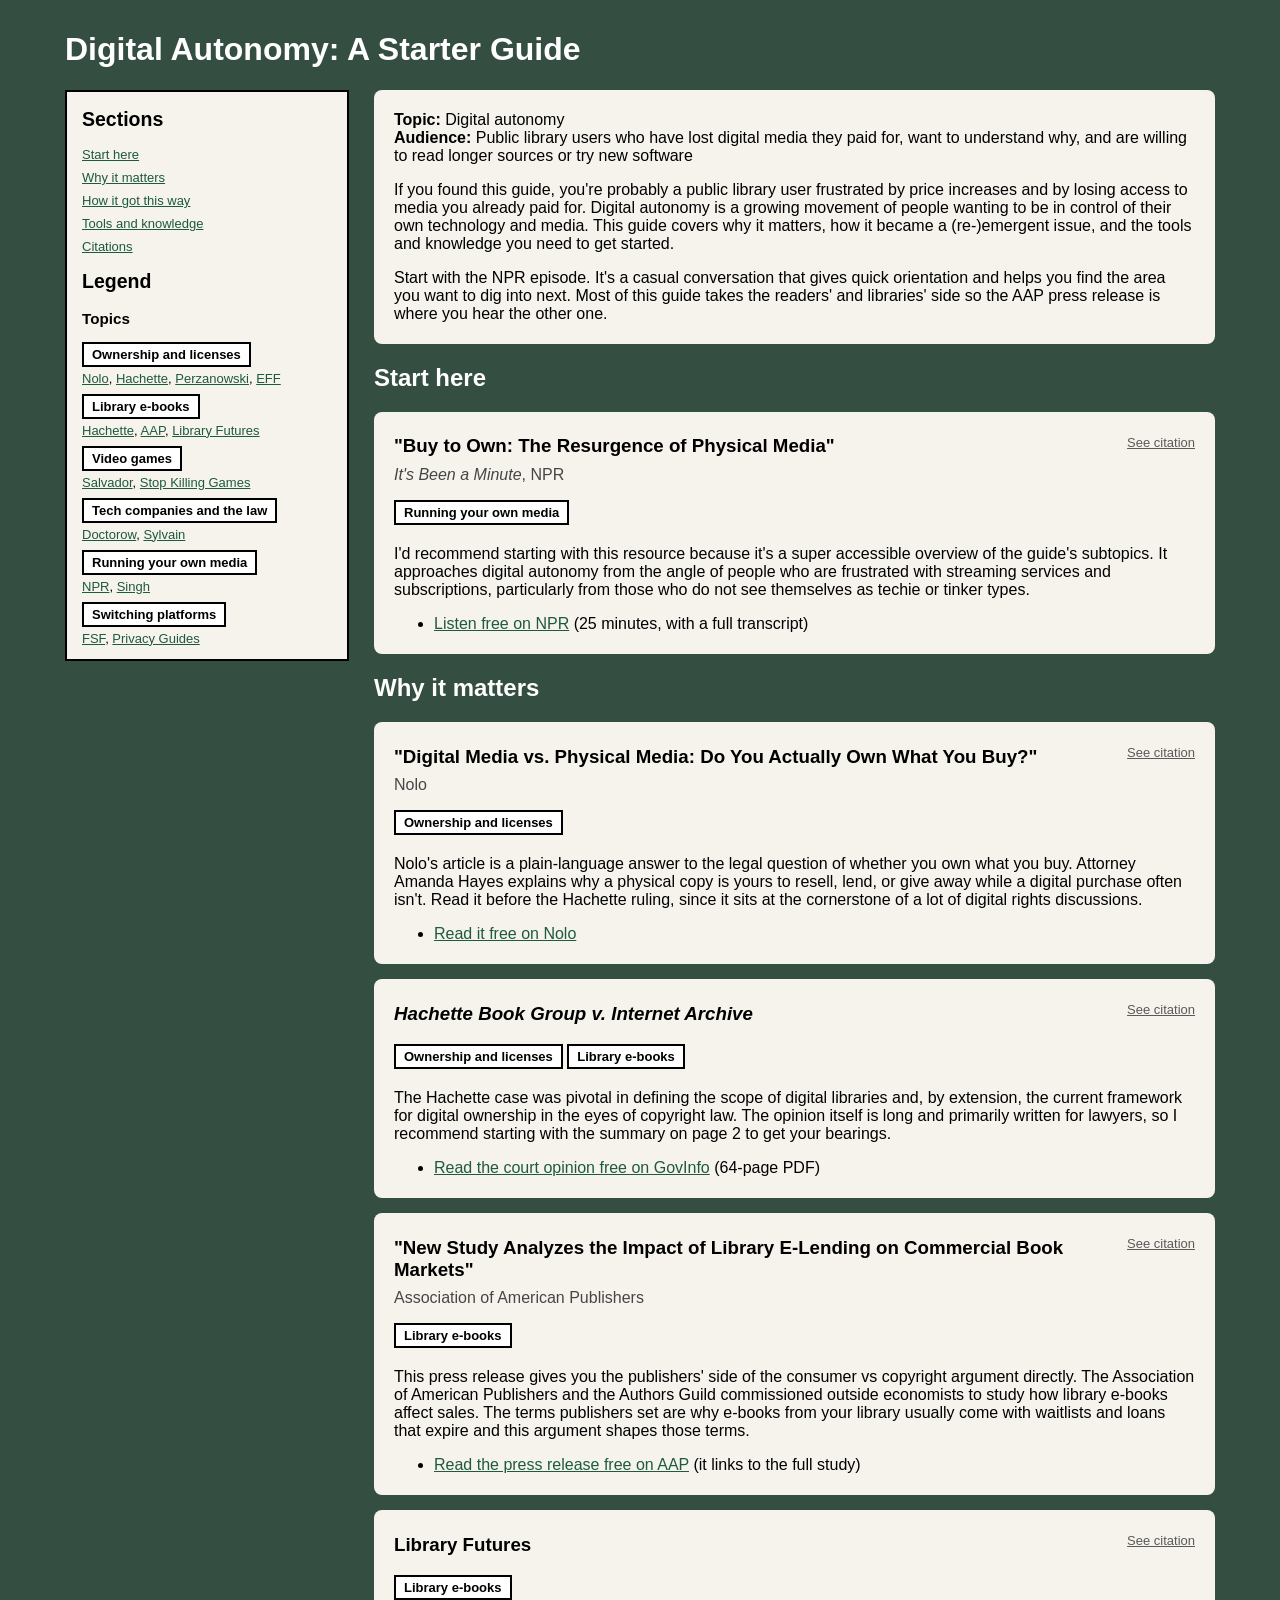
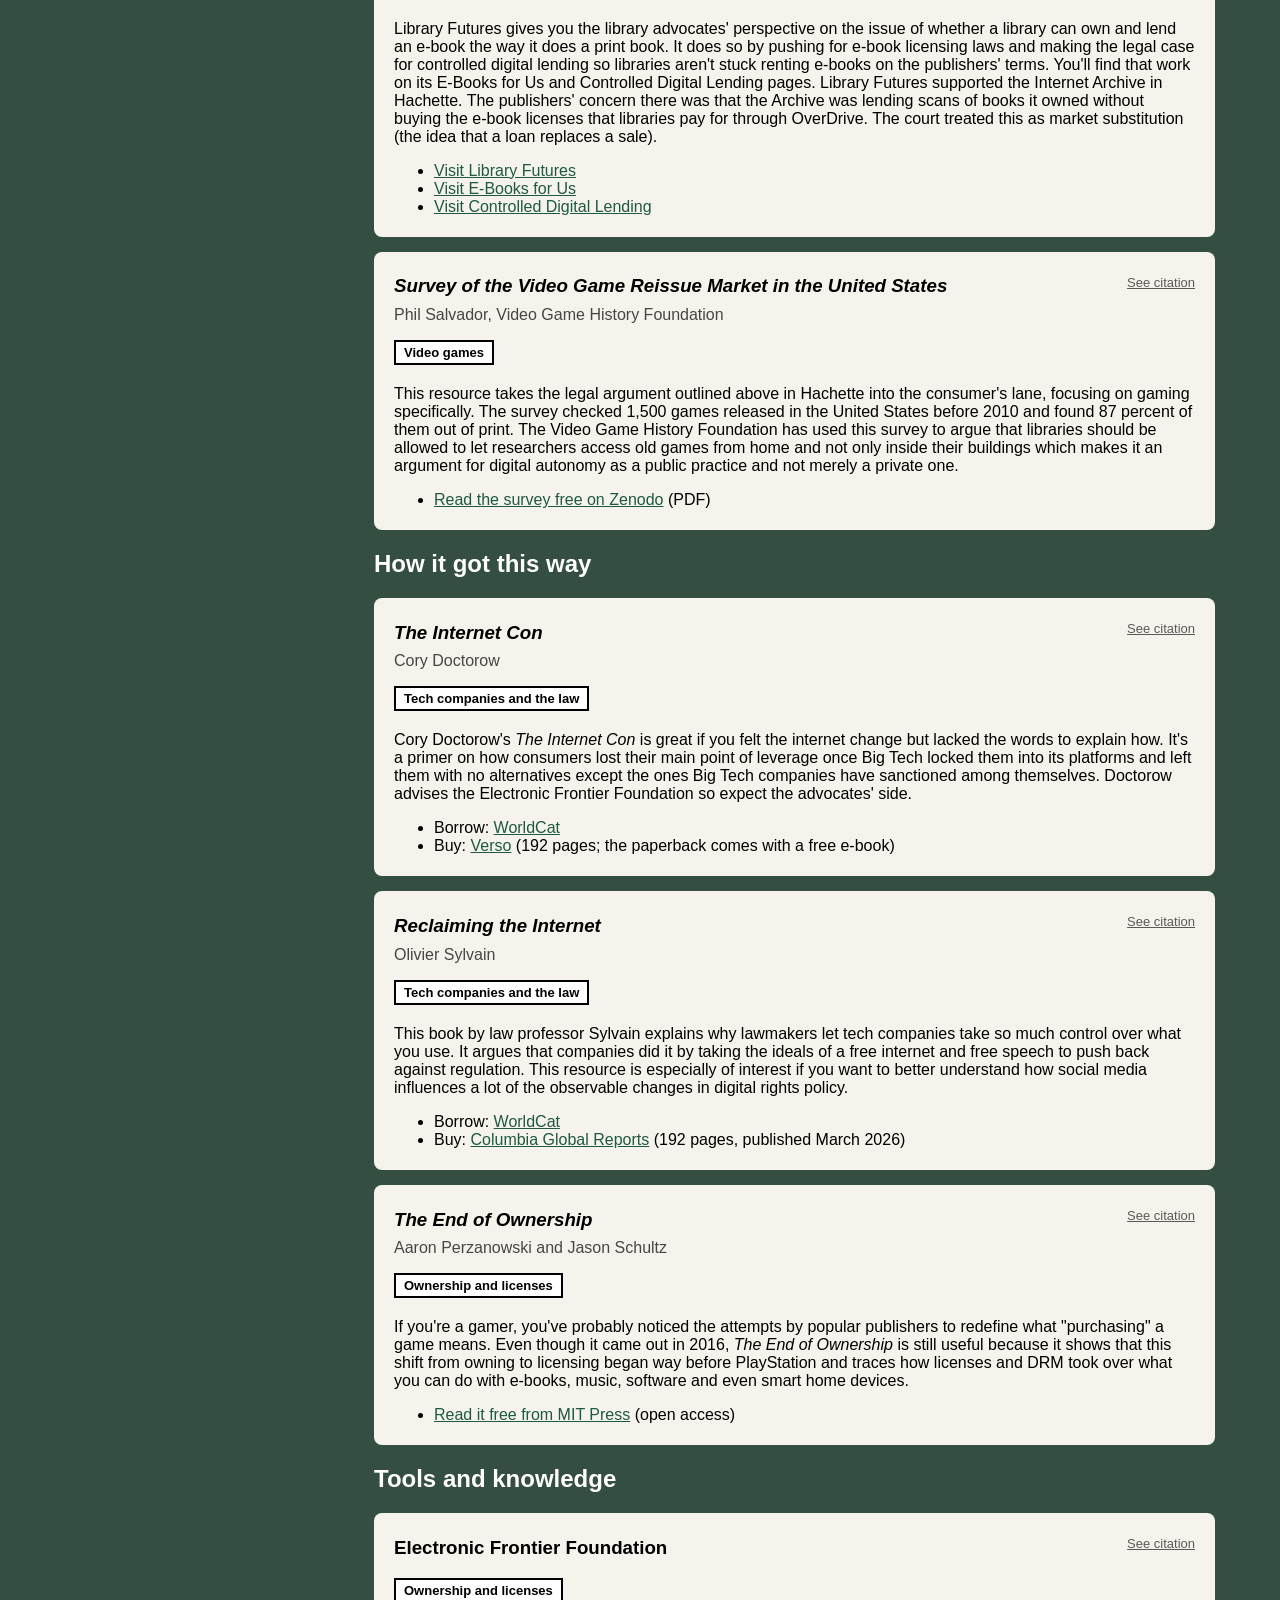
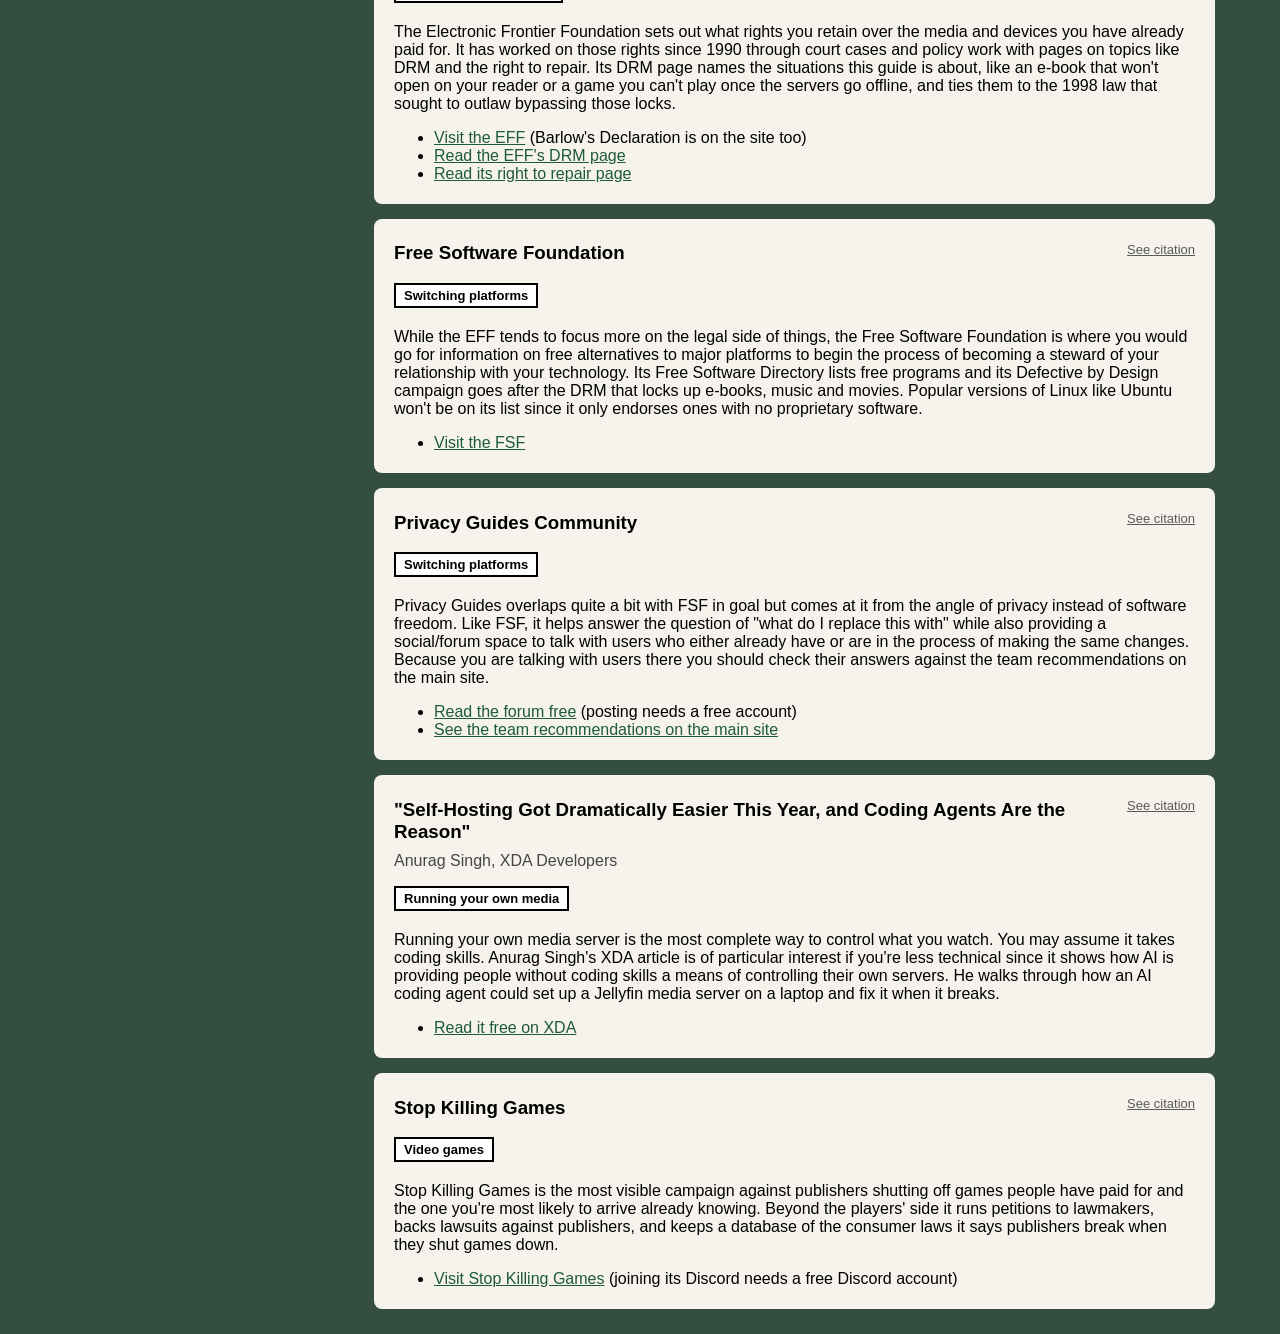
<file: index.html>
<!DOCTYPE html>
<html lang="en-US">
  <head>
    <meta charset="utf-8" />
    <meta http-equiv="refresh" content="0; url=reference-guide.html" />
    <title>Digital Autonomy Guide</title>
  </head>
  <body>
    <p><a href="reference-guide.html">Go to the Digital Autonomy guide</a></p>
  </body>
</html>
</file>
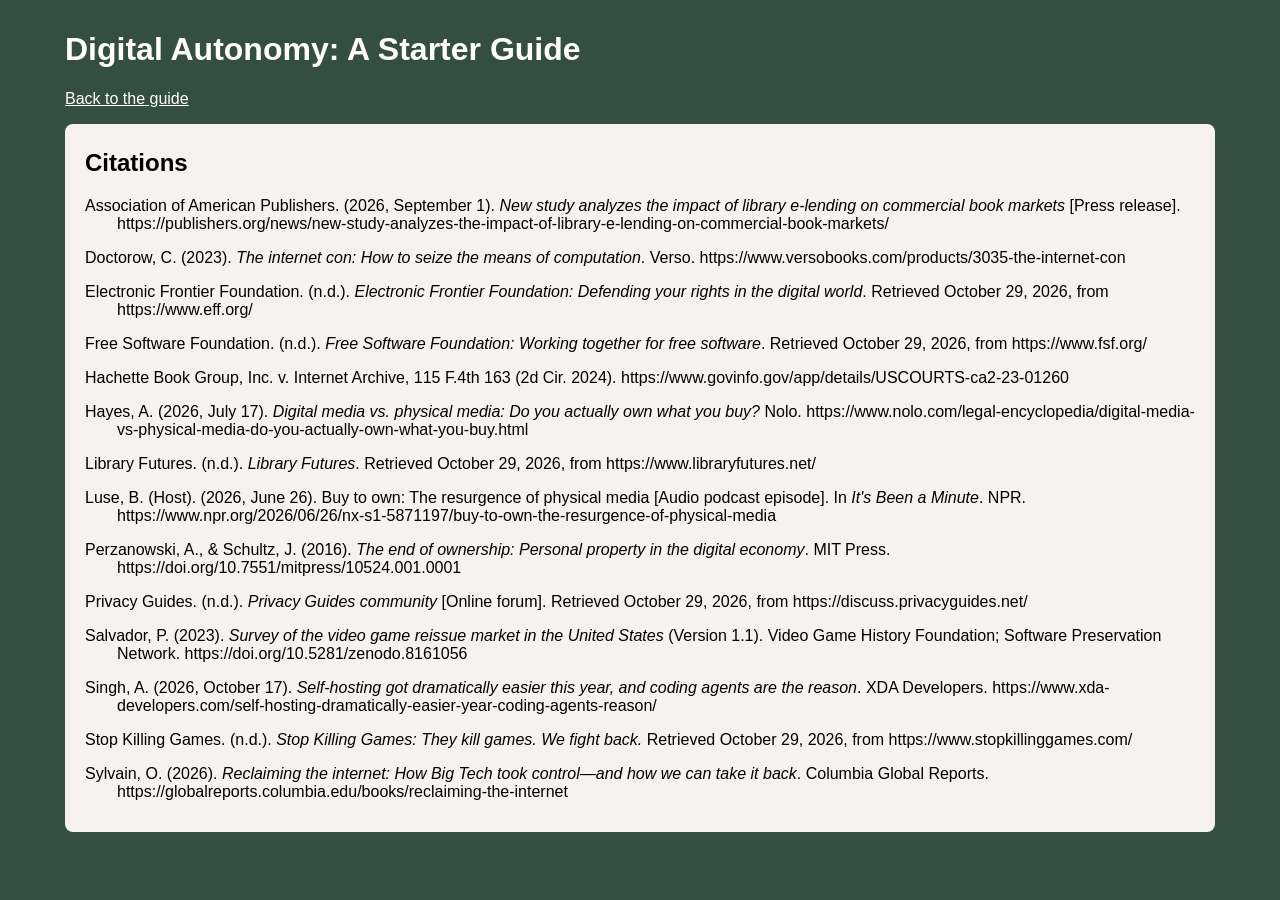
<file: citations.html>
<!DOCTYPE html>
<!-- Made for LIS 702, Fall 2026 -->
<html lang="en-US">
  <head>
    <meta charset="utf-8" />
    <meta name="viewport" content="width=device-width, initial-scale=1" />
    <title>Digital Autonomy Guide: Citations</title>
    <link rel="stylesheet" href="guide.css" />
  </head>
  <body>
    <header>
        <h1>Digital Autonomy: A Starter Guide</h1>
    </header>
    <main class="citations-page">
        <p class="back"><a href="reference-guide.html">Back to the guide</a></p>
        <section class="citations">
            <h2>Citations</h2>
            <p id="cite-aap">Association of American Publishers. (2026, September 1). <em>New study analyzes the impact of library e-lending on commercial book markets</em> [Press release]. https://publishers.org/news/new-study-analyzes-the-impact-of-library-e-lending-on-commercial-book-markets/</p>
            <p id="cite-doctorow">Doctorow, C. (2023). <em>The internet con: How to seize the means of computation</em>. Verso. https://www.versobooks.com/products/3035-the-internet-con</p>
            <p id="cite-eff">Electronic Frontier Foundation. (n.d.). <em>Electronic Frontier Foundation: Defending your rights in the digital world</em>. Retrieved October 29, 2026, from https://www.eff.org/</p>
            <p id="cite-fsf">Free Software Foundation. (n.d.). <em>Free Software Foundation: Working together for free software</em>. Retrieved October 29, 2026, from https://www.fsf.org/</p>
            <p id="cite-hachette">Hachette Book Group, Inc. v. Internet Archive, 115 F.4th 163 (2d Cir. 2024). https://www.govinfo.gov/app/details/USCOURTS-ca2-23-01260</p>
            <p id="cite-nolo">Hayes, A. (2026, July 17). <em>Digital media vs. physical media: Do you actually own what you buy?</em> Nolo. https://www.nolo.com/legal-encyclopedia/digital-media-vs-physical-media-do-you-actually-own-what-you-buy.html</p>
            <p id="cite-library-futures">Library Futures. (n.d.). <em>Library Futures</em>. Retrieved October 29, 2026, from https://www.libraryfutures.net/</p>
            <p id="cite-npr">Luse, B. (Host). (2026, June 26). Buy to own: The resurgence of physical media [Audio podcast episode]. In <em>It's Been a Minute</em>. NPR. https://www.npr.org/2026/06/26/nx-s1-5871197/buy-to-own-the-resurgence-of-physical-media</p>
            <p id="cite-perzanowski">Perzanowski, A., &amp; Schultz, J. (2016). <em>The end of ownership: Personal property in the digital economy</em>. MIT Press. https://doi.org/10.7551/mitpress/10524.001.0001</p>
            <p id="cite-privacy-guides">Privacy Guides. (n.d.). <em>Privacy Guides community</em> [Online forum]. Retrieved October 29, 2026, from https://discuss.privacyguides.net/</p>
            <p id="cite-salvador">Salvador, P. (2023). <em>Survey of the video game reissue market in the United States</em> (Version 1.1). Video Game History Foundation; Software Preservation Network. https://doi.org/10.5281/zenodo.8161056</p>
            <p id="cite-singh">Singh, A. (2026, October 17). <em>Self-hosting got dramatically easier this year, and coding agents are the reason</em>. XDA Developers. https://www.xda-developers.com/self-hosting-dramatically-easier-year-coding-agents-reason/</p>
            <p id="cite-stop-killing-games">Stop Killing Games. (n.d.). <em>Stop Killing Games: They kill games. We fight back.</em> Retrieved October 29, 2026, from https://www.stopkillinggames.com/</p>
            <p id="cite-sylvain">Sylvain, O. (2026). <em>Reclaiming the internet: How Big Tech took control—and how we can take it back</em>. Columbia Global Reports. https://globalreports.columbia.edu/books/reclaiming-the-internet</p>
        </section>
    </main>
  </body>
</html>
</file>
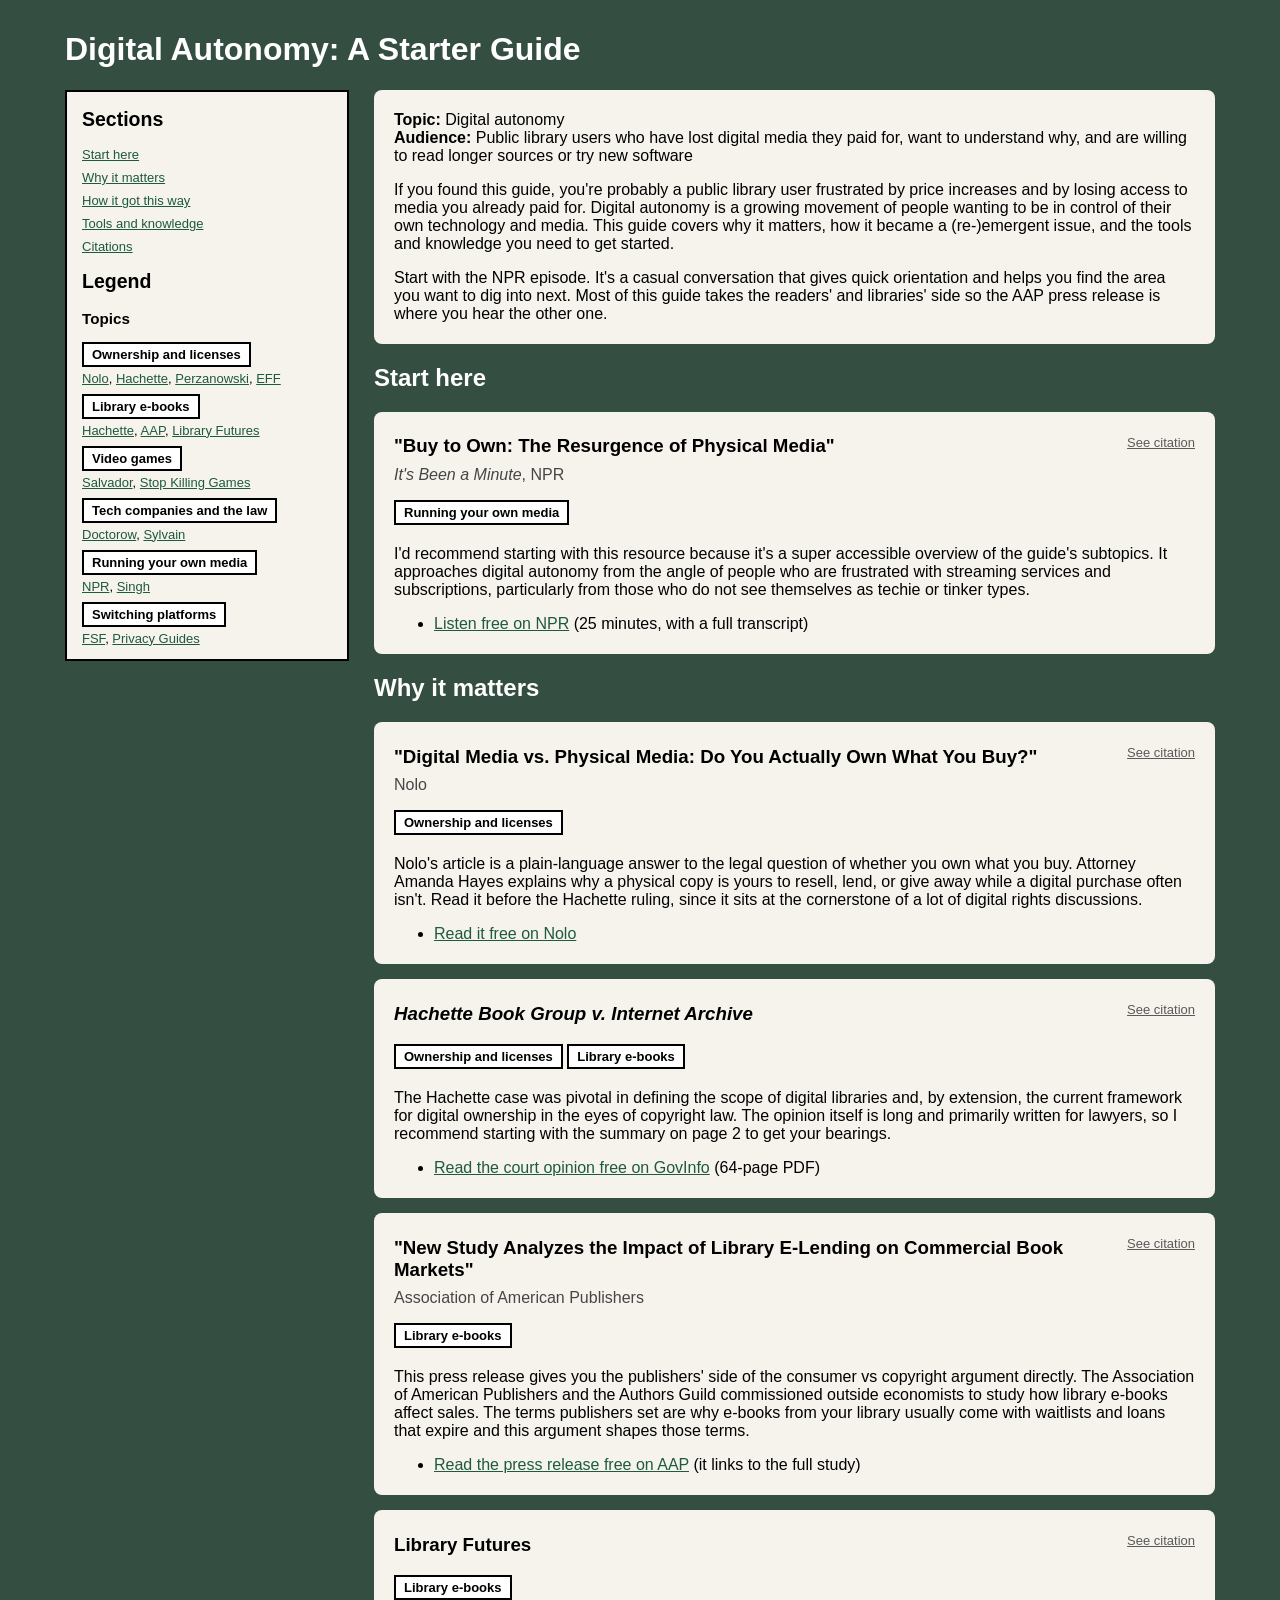
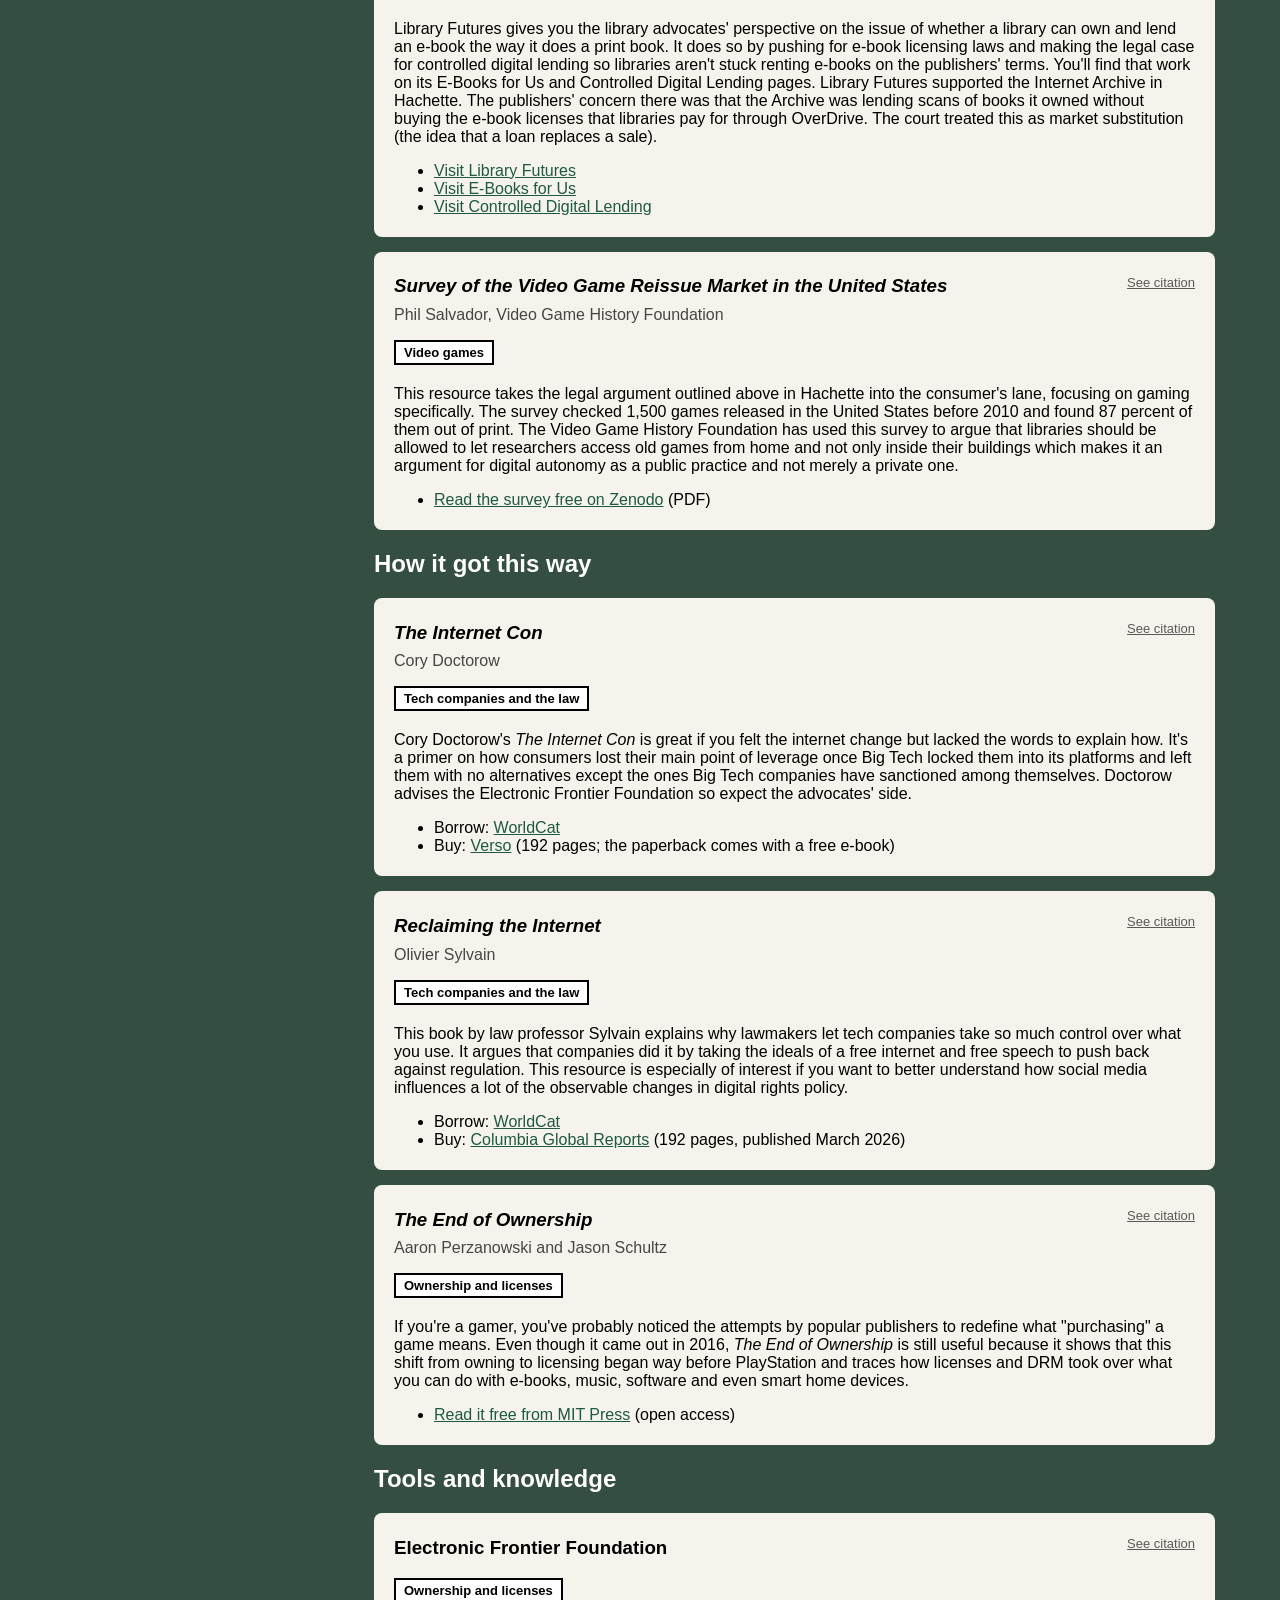
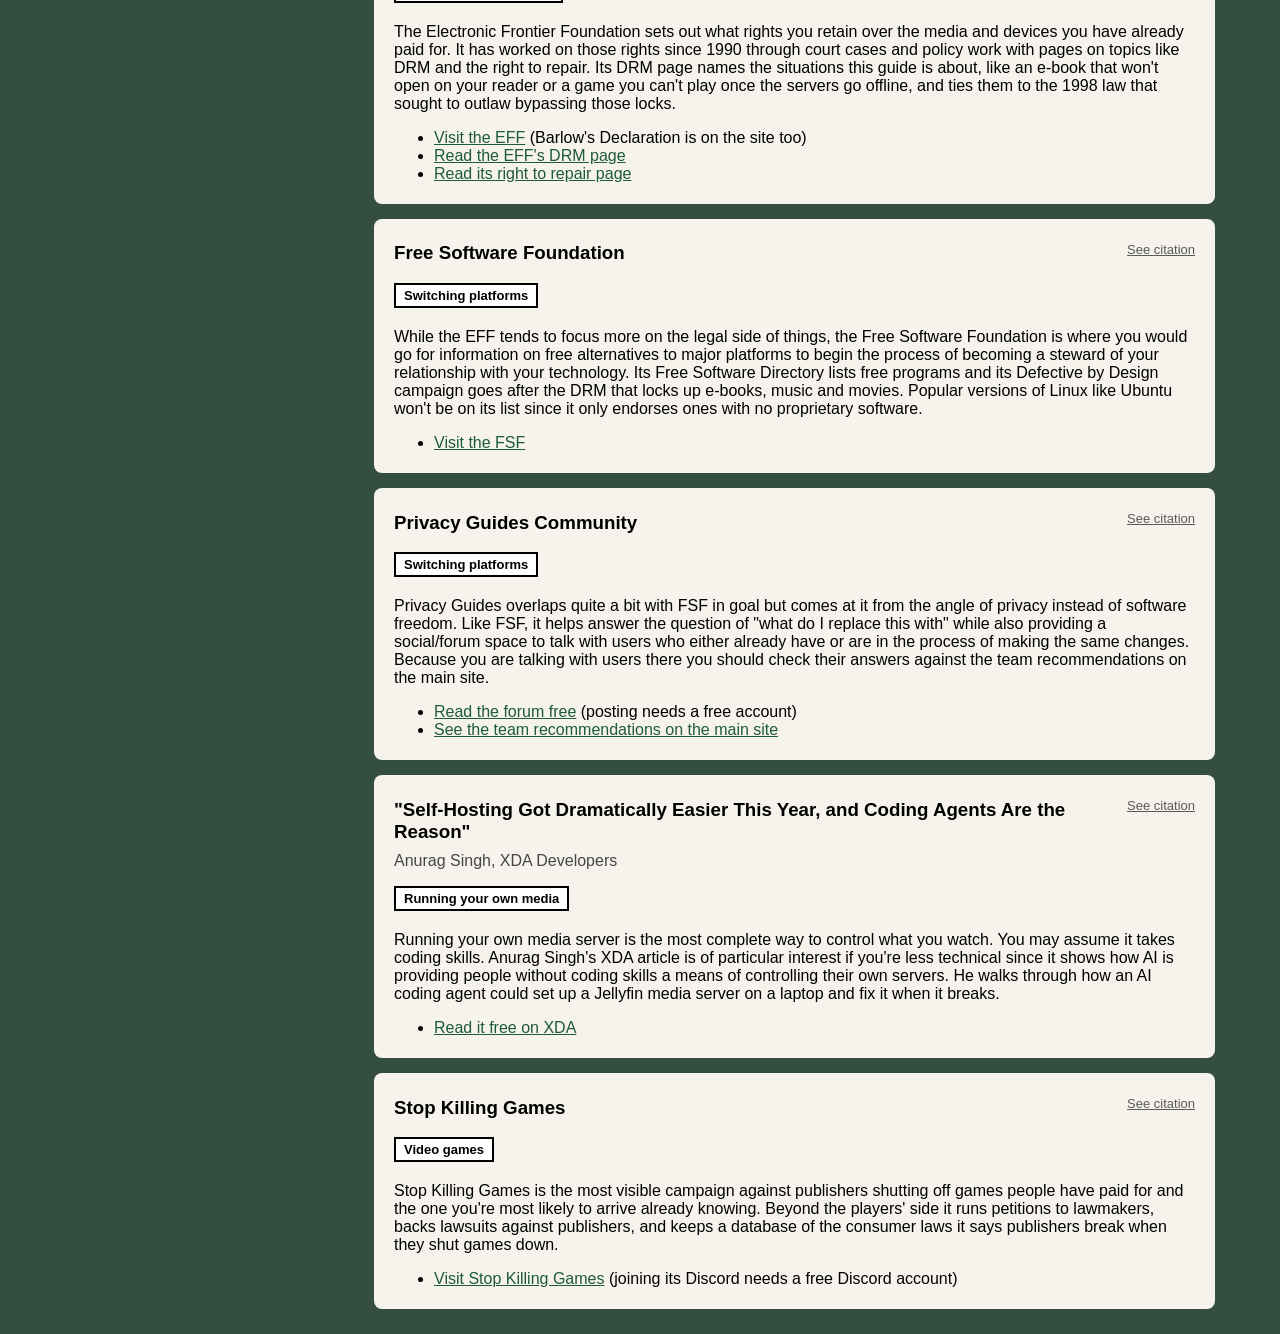
<file: reference-guide.html>
<!DOCTYPE html>
<!-- Made for LIS 702, Fall 2026 -->

<html lang="en-US">
  
  <head>
    <meta charset="utf-8" />
    <meta name="viewport" content="width=device-width, initial-scale=1" />
    <meta 
      name="description"
      content="LIS 702 reference subject guide on digital autonomy" />
    <title>Digital Autonomy Guide</title>
    <link rel="stylesheet" href="guide.css" />
  </head>

  <body>
    <header>
        <h1>Digital Autonomy: A Starter Guide</h1>
    </header>   

    <a class="skip" href="#main">Skip to the guide</a>
    <div class="layout">
     <aside>
        <nav aria-label="Guide sections">
        <h2>Sections</h2>
        <ul>
            <li><a href="#start">Start here</a></li>
            <li><a href="#why">Why it matters</a></li>
            <li><a href="#how">How it got this way</a></li>
            <li><a href="#tools">Tools and knowledge</a></li>
            <li><a href="citations.html">Citations</a></li>    
            </ul>
        </nav>
        <h2>Legend</h2>
        <h3>Topics</h3>
        <ul>
        <li><span class="tag topic">Ownership and licenses</span><br><a href="#nolo">Nolo</a>, <a href="#hachette">Hachette</a>, <a href="#perzanowski">Perzanowski</a>, <a href="#eff">EFF</a></li>
        <li><span class="tag topic">Library e-books</span><br><a href="#hachette">Hachette</a>, <a href="#aap">AAP</a>, <a href="#library-futures">Library Futures</a></li>
        <li><span class="tag topic">Video games</span><br><a href="#salvador">Salvador</a>, <a href="#stop-killing-games">Stop Killing Games</a></li>
        <li><span class="tag topic">Tech companies and the law</span><br><a href="#doctorow">Doctorow</a>, <a href="#sylvain">Sylvain</a></li>
        <li><span class="tag topic">Running your own media</span><br><a href="#npr">NPR</a>, <a href="#singh">Singh</a></li>
        <li><span class="tag topic">Switching platforms</span><br><a href="#fsf">FSF</a>, <a href="#privacy-guides">Privacy Guides</a></li>
    </ul>
    </aside>

    <main id="main">
    <section class="intro">
        <p><strong>Topic:</strong> Digital autonomy<br><strong>Audience:</strong> Public library users who have lost digital media they paid for, want to understand why, and are willing to read longer sources or try new software</p>
        <p>If you found this guide, you're probably a public library user frustrated by price increases and by losing access to media you already paid for. Digital autonomy is a growing movement of people wanting to be in control of their own technology and media. This guide covers why it matters, how it became a (re-)emergent issue, and the tools and knowledge you need to get started.</p>
        <p>Start with the NPR episode. It's a casual conversation that gives quick orientation and helps you find the area you want to dig into next. Most of this guide takes the readers' and libraries' side so the AAP press release is where you hear the other one.</p>
    </section>
        

    <section id="start">
        <h2>Start here</h2>
        <div class="resource" id="npr">
            <h3>"Buy to Own: The Resurgence of Physical Media"</h3>
            <p class="byline"><em>It's Been a Minute</em>, NPR</p>
            <p class="tags"><span class="tag topic">Running your own media</span></p>
            <p>I'd recommend starting with this resource because it's a super accessible overview of the guide's subtopics. It approaches digital autonomy from the angle of people who are frustrated with streaming services and subscriptions, particularly from those who do not see themselves as techie or tinker types.</p>
            <ul>
                <li><a href="https://www.npr.org/2026/06/26/nx-s1-5871197/buy-to-own-the-resurgence-of-physical-media">Listen free on NPR</a> (25 minutes, with a full transcript)</li>
            </ul>
            <p class="cite"><a href="citations.html#cite-npr" aria-label="Citation for It's Been a Minute, Buy to Own: The Resurgence of Physical Media">See citation</a></p>
        </div>
    </section>

    <section id="why">
        <h2>Why it matters</h2>
        <div class="resource" id="nolo">
            <h3>"Digital Media vs. Physical Media: Do You Actually Own What You Buy?"</h3>
            <p class="byline">Nolo</p>
            <p class="tags"><span class="tag topic">Ownership and licenses</span></p>
            <p>Nolo's article is a plain-language answer to the legal question of whether you own what you buy. Attorney Amanda Hayes explains why a physical copy is yours to resell, lend, or give away while a digital purchase often isn't. Read it before the Hachette ruling, since it sits at the cornerstone of a lot of digital rights discussions.</p>
            <ul>
                <li><a href="https://www.nolo.com/legal-encyclopedia/digital-media-vs-physical-media-do-you-actually-own-what-you-buy.html">Read it free on Nolo</a></li>
            </ul>
            <p class="cite"><a href="citations.html#cite-nolo" aria-label="Citation for Nolo, Digital Media vs. Physical Media: Do You Actually Own What You Buy?">See citation</a></p>
        </div>
        <div class="resource" id="hachette">
            <h3><em>Hachette Book Group v. Internet Archive</em></h3>
            <p class="tags"><span class="tag topic">Ownership and licenses</span> <span class="tag topic">Library e-books</span></p>
            <p>The Hachette case was pivotal in defining the scope of digital libraries and, by extension, the current framework for digital ownership in the eyes of copyright law. The opinion itself is long and primarily written for lawyers, so I recommend starting with the summary on page 2 to get your bearings.</p>
            <ul>
                <li><a href="https://www.govinfo.gov/app/details/USCOURTS-ca2-23-01260">Read the court opinion free on GovInfo</a> (64-page PDF)</li>
            </ul>
            <p class="cite"><a href="citations.html#cite-hachette" aria-label="Citation for Hachette Book Group v. Internet Archive">See citation</a></p>
        </div>
        <div class="resource" id="aap">
            <h3>"New Study Analyzes the Impact of Library E-Lending on Commercial Book Markets"</h3>
            <p class="byline">Association of American Publishers</p>
            <p class="tags"><span class="tag topic">Library e-books</span></p>
            <p>This press release gives you the publishers' side of the consumer vs copyright argument directly. The Association of American Publishers and the Authors Guild commissioned outside economists to study how library e-books affect sales. The terms publishers set are why e-books from your library usually come with waitlists and loans that expire and this argument shapes those terms.</p>
            <ul>
                <li><a href="https://publishers.org/news/new-study-analyzes-the-impact-of-library-e-lending-on-commercial-book-markets/">Read the press release free on AAP</a> (it links to the full study)</li>
            </ul>
            <p class="cite"><a href="citations.html#cite-aap" aria-label="Citation for Association of American Publishers, New Study Analyzes the Impact of Library E-Lending on Commercial Book Markets">See citation</a></p>
        </div>
        <div class="resource" id="library-futures">
            <h3>Library Futures</h3>
            <p class="tags"><span class="tag topic">Library e-books</span></p>
            <p>Library Futures gives you the library advocates' perspective on the issue of whether a library can own and lend an e-book the way it does a print book. It does so by pushing for e-book licensing laws and making the legal case for controlled digital lending so libraries aren't stuck renting e-books on the publishers' terms. You'll find that work on its E-Books for Us and Controlled Digital Lending pages. Library Futures supported the Internet Archive in Hachette. The publishers' concern there was that the Archive was lending scans of books it owned without buying the e-book licenses that libraries pay for through OverDrive. The court treated this as market substitution (the idea that a loan replaces a sale).</p>
            <ul>
                <li><a href="https://www.libraryfutures.net/">Visit Library Futures</a></li>
                <li><a href="https://ebooksforus.com/">Visit E-Books for Us</a></li>
                <li><a href="https://www.controlleddigitallending.org/">Visit Controlled Digital Lending</a></li>
            </ul>
            <p class="cite"><a href="citations.html#cite-library-futures" aria-label="Citation for Library Futures">See citation</a></p>
        </div>
        <div class="resource" id="salvador">
            <h3><em>Survey of the Video Game Reissue Market in the United States</em></h3>
            <p class="byline">Phil Salvador, Video Game History Foundation</p>
            <p class="tags"><span class="tag topic">Video games</span></p>
            <p>This resource takes the legal argument outlined above in Hachette into the consumer's lane, focusing on gaming specifically. The survey checked 1,500 games released in the United States before 2010 and found 87 percent of them out of print. The Video Game History Foundation has used this survey to argue that libraries should be allowed to let researchers access old games from home and not only inside their buildings which makes it an argument for digital autonomy as a public practice and not merely a private one.</p>
            <ul>
                <li><a href="https://doi.org/10.5281/zenodo.8161056">Read the survey free on Zenodo</a> (PDF)</li>
            </ul>
            <p class="cite"><a href="citations.html#cite-salvador" aria-label="Citation for Salvador, Survey of the Video Game Reissue Market in the United States">See citation</a></p>
        </div>
    </section>

    <section id="how">
        <h2>How it got this way</h2>
        <div class="resource" id="doctorow">
            <h3><em>The Internet Con</em></h3>
            <p class="byline">Cory Doctorow</p>
            <p class="tags"><span class="tag topic">Tech companies and the law</span></p>
            <p>Cory Doctorow's <em>The Internet Con</em> is great if you felt the internet change but lacked the words to explain how. It's a primer on how consumers lost their main point of leverage once Big Tech locked them into its platforms and left them with no alternatives except the ones Big Tech companies have sanctioned among themselves. Doctorow advises the Electronic Frontier Foundation so expect the advocates' side.</p>
            <ul>
                <li>Borrow: <a href="https://search.worldcat.org/search?q=The+Internet+Con+Doctorow" aria-label="Borrow The Internet Con through WorldCat">WorldCat</a></li>
                <li>Buy: <a href="https://www.versobooks.com/products/3035-the-internet-con">Verso</a> (192 pages; the paperback comes with a free e-book)</li>
            </ul>
            <p class="cite"><a href="citations.html#cite-doctorow" aria-label="Citation for Doctorow, The Internet Con">See citation</a></p>
        </div>
        <div class="resource" id="sylvain">
            <h3><em>Reclaiming the Internet</em></h3>
            <p class="byline">Olivier Sylvain</p>
            <p class="tags"><span class="tag topic">Tech companies and the law</span></p>
            <p>This book by law professor Sylvain explains why lawmakers let tech companies take so much control over what you use. It argues that companies did it by taking the ideals of a free internet and free speech to push back against regulation. This resource is especially of interest if you want to better understand how social media influences a lot of the observable changes in digital rights policy.</p>
            <ul>
                <li>Borrow: <a href="https://search.worldcat.org/search?q=Reclaiming+the+Internet+Sylvain" aria-label="Borrow Reclaiming the Internet through WorldCat">WorldCat</a></li>
                <li>Buy: <a href="https://globalreports.columbia.edu/books/reclaiming-the-internet">Columbia Global Reports</a> (192 pages, published March 2026)</li>
            </ul>
            <p class="cite"><a href="citations.html#cite-sylvain" aria-label="Citation for Sylvain, Reclaiming the Internet">See citation</a></p>
        </div>
        <div class="resource" id="perzanowski">
            <h3><em>The End of Ownership</em></h3>
            <p class="byline">Aaron Perzanowski and Jason Schultz</p>
            <p class="tags"><span class="tag topic">Ownership and licenses</span></p>
            <p>If you're a gamer, you've probably noticed the attempts by popular publishers to redefine what "purchasing" a game means. Even though it came out in 2016, <em>The End of Ownership</em> is still useful because it shows that this shift from owning to licensing began way before PlayStation and traces how licenses and DRM took over what you can do with e-books, music, software and even smart home devices.</p>
            <ul>
                <li><a href="https://doi.org/10.7551/mitpress/10524.001.0001">Read it free from MIT Press</a> (open access)</li>
            </ul>
            <p class="cite"><a href="citations.html#cite-perzanowski" aria-label="Citation for Perzanowski and Schultz, The End of Ownership">See citation</a></p>
        </div>
    </section>

    <section id="tools">
        <h2>Tools and knowledge</h2>
        <div class="resource" id="eff">
            <h3>Electronic Frontier Foundation</h3>
            <p class="tags"><span class="tag topic">Ownership and licenses</span></p>
            <p>The Electronic Frontier Foundation sets out what rights you retain over the media and devices you have already paid for. It has worked on those rights since 1990 through court cases and policy work with pages on topics like DRM and the right to repair. Its DRM page names the situations this guide is about, like an e-book that won't open on your reader or a game you can't play once the servers go offline, and ties them to the 1998 law that sought to outlaw bypassing those locks.</p>
            <ul>
                <li><a href="https://www.eff.org/">Visit the EFF</a> (Barlow's Declaration is on the site too)</li>
                <li><a href="https://www.eff.org/issues/drm">Read the EFF's DRM page</a></li>
                <li><a href="https://www.eff.org/issues/right-to-repair">Read its right to repair page</a></li>
            </ul>
            <p class="cite"><a href="citations.html#cite-eff" aria-label="Citation for Electronic Frontier Foundation">See citation</a></p>
        </div>
        <div class="resource" id="fsf">
            <h3>Free Software Foundation</h3>
            <p class="tags"><span class="tag topic">Switching platforms</span></p>
            <p>While the EFF tends to focus more on the legal side of things, the Free Software Foundation is where you would go for information on free alternatives to major platforms to begin the process of becoming a steward of your relationship with your technology. Its Free Software Directory lists free programs and its Defective by Design campaign goes after the DRM that locks up e-books, music and movies. Popular versions of Linux like Ubuntu won't be on its list since it only endorses ones with no proprietary software.</p>
            <ul>
                <li><a href="https://www.fsf.org/">Visit the FSF</a></li>
            </ul>
            <p class="cite"><a href="citations.html#cite-fsf" aria-label="Citation for Free Software Foundation">See citation</a></p>
        </div>
        <div class="resource" id="privacy-guides">
            <h3>Privacy Guides Community</h3>
            <p class="tags"><span class="tag topic">Switching platforms</span></p>
            <p>Privacy Guides overlaps quite a bit with FSF in goal but comes at it from the angle of privacy instead of software freedom. Like FSF, it helps answer the question of "what do I replace this with" while also providing a social/forum space to talk with users who either already have or are in the process of making the same changes. Because you are talking with users there you should check their answers against the team recommendations on the main site.</p>
            <ul>
                <li><a href="https://discuss.privacyguides.net/">Read the forum free</a> (posting needs a free account)</li>
                <li><a href="https://www.privacyguides.org/">See the team recommendations on the main site</a></li>
            </ul>
            <p class="cite"><a href="citations.html#cite-privacy-guides" aria-label="Citation for Privacy Guides Community">See citation</a></p>
        </div>
        <div class="resource" id="singh">
            <h3>"Self-Hosting Got Dramatically Easier This Year, and Coding Agents Are the Reason"</h3>
            <p class="byline">Anurag Singh, XDA Developers</p>
            <p class="tags"><span class="tag topic">Running your own media</span></p>
            <p>Running your own media server is the most complete way to control what you watch. You may assume it takes coding skills. Anurag Singh's XDA article is of particular interest if you're less technical since it shows how AI is providing people without coding skills a means of controlling their own servers. He walks through how an AI coding agent could set up a Jellyfin media server on a laptop and fix it when it breaks.</p>
            <ul>
                <li><a href="https://www.xda-developers.com/self-hosting-dramatically-easier-year-coding-agents-reason/">Read it free on XDA</a></li>
            </ul>
            <p class="cite"><a href="citations.html#cite-singh" aria-label="Citation for Singh, Self-Hosting Got Dramatically Easier This Year, and Coding Agents Are the Reason">See citation</a></p>
        </div>
        <div class="resource" id="stop-killing-games">
            <h3>Stop Killing Games</h3>
            <p class="tags"><span class="tag topic">Video games</span></p>
            <p>Stop Killing Games is the most visible campaign against publishers shutting off games people have paid for and the one you're most likely to arrive already knowing. Beyond the players' side it runs petitions to lawmakers, backs lawsuits against publishers, and keeps a database of the consumer laws it says publishers break when they shut games down.</p>
            <ul>
                <li><a href="https://www.stopkillinggames.com/">Visit Stop Killing Games</a> (joining its Discord needs a free Discord account)</li>
            </ul>
            <p class="cite"><a href="citations.html#cite-stop-killing-games" aria-label="Citation for Stop Killing Games">See citation</a></p>
        </div>
    </section>
    </main>
    </div>

    <!--
    <footer>
        <p>Made for LIS 702, Fall 2026.</p>
    </footer>
    -->
    </body>
</html>
</file>
<file: guide.css>
body {
    background: rgb(52, 78, 65);
    font-family: sans-serif;
    margin: 0;
    padding: 10px 20px;
}

header, footer {
    color: white;
}

.layout {
    display: flex; 
    flex-direction: column;
    gap: 25px; 
}

aside {
    background: rgb(245, 243, 236);
    border: 2px solid black; 
    padding: 0px 15px;
    font-size: small;
}

aside a {
    color: rgb(30, 90, 60);
}

aside ul {
    list-style-type: none;
    padding: 0;
}

aside li {
    margin-bottom: 8px;
}

main {
    flex: 1;
    max-width: 850px;
}

section h2 {
    color: white;
}

.intro, .resource {
    background: rgb(245, 243, 236);
    padding: 5px 20px;
    margin-bottom: 15px;
    border-radius: 8px;
}

.resource {
    overflow-wrap: break-word;
}

.resource a {
    color: rgb(30, 90, 60);
}

footer {
    font-size: small;
}


.tag {
    display: inline-block;
    font-size: small;
    font-weight: bold;
    padding: 3px 8px;
    border: 2px solid black; 
    margin-bottom: 4px;
    color: black;
}

.topic {
    background: white;
}

@media all and (min-width: 768px) {
    .layout {
        flex-direction: row;
        align-items: flex-start;
    }

    aside {
        position: sticky;
        top: 15px;
        width: 250px;
        max-height: 90vh;
        overflow-y: auto;
    }
} 

/*
.tags {
    margin-top: -8px;
}
*/

.skip {
    position: absolute;
    left: -9999px;
}

.skip:focus {
    position: static;
}

/*
@media all and (min-width: 1100px) {
    main {
        max-width: 1150px;
    }

    section[id] {
        display: grid;
        grid-template-columns: 1fr 1fr;
        column-gap: 15px;
        align-items: start;
    }

    section[id] h2, #start .resource {
        grid-column: 1 / -1;
    }
}
*/

header, .layout {
    max-width: 1150px;
    margin: 0 auto;
}

.byline {
    margin-top: -10px;
    color: rgb(70, 70, 70);
}

.back a {
    color: white;
}

.citations {
    background: rgb(245, 243, 236);
    padding: 5px 20px 15px;
    border-radius: 8px;
    overflow-wrap: break-word;
}

.citations h2 {
    color: black;
}

.citations p {
    padding-left: 2em;
    text-indent: -2em;
}

.resource {
    position: relative;
}

.resource h3 {
    padding-right: 90px;
}

.cite {
    position: absolute;
    top: 10px;
    right: 20px;
    font-size: small;
}

.resource .cite a {
    color: rgb(90, 90, 90);
}

.citations-page {
    max-width: 1150px;
    margin: 0 auto;
}
</file>
